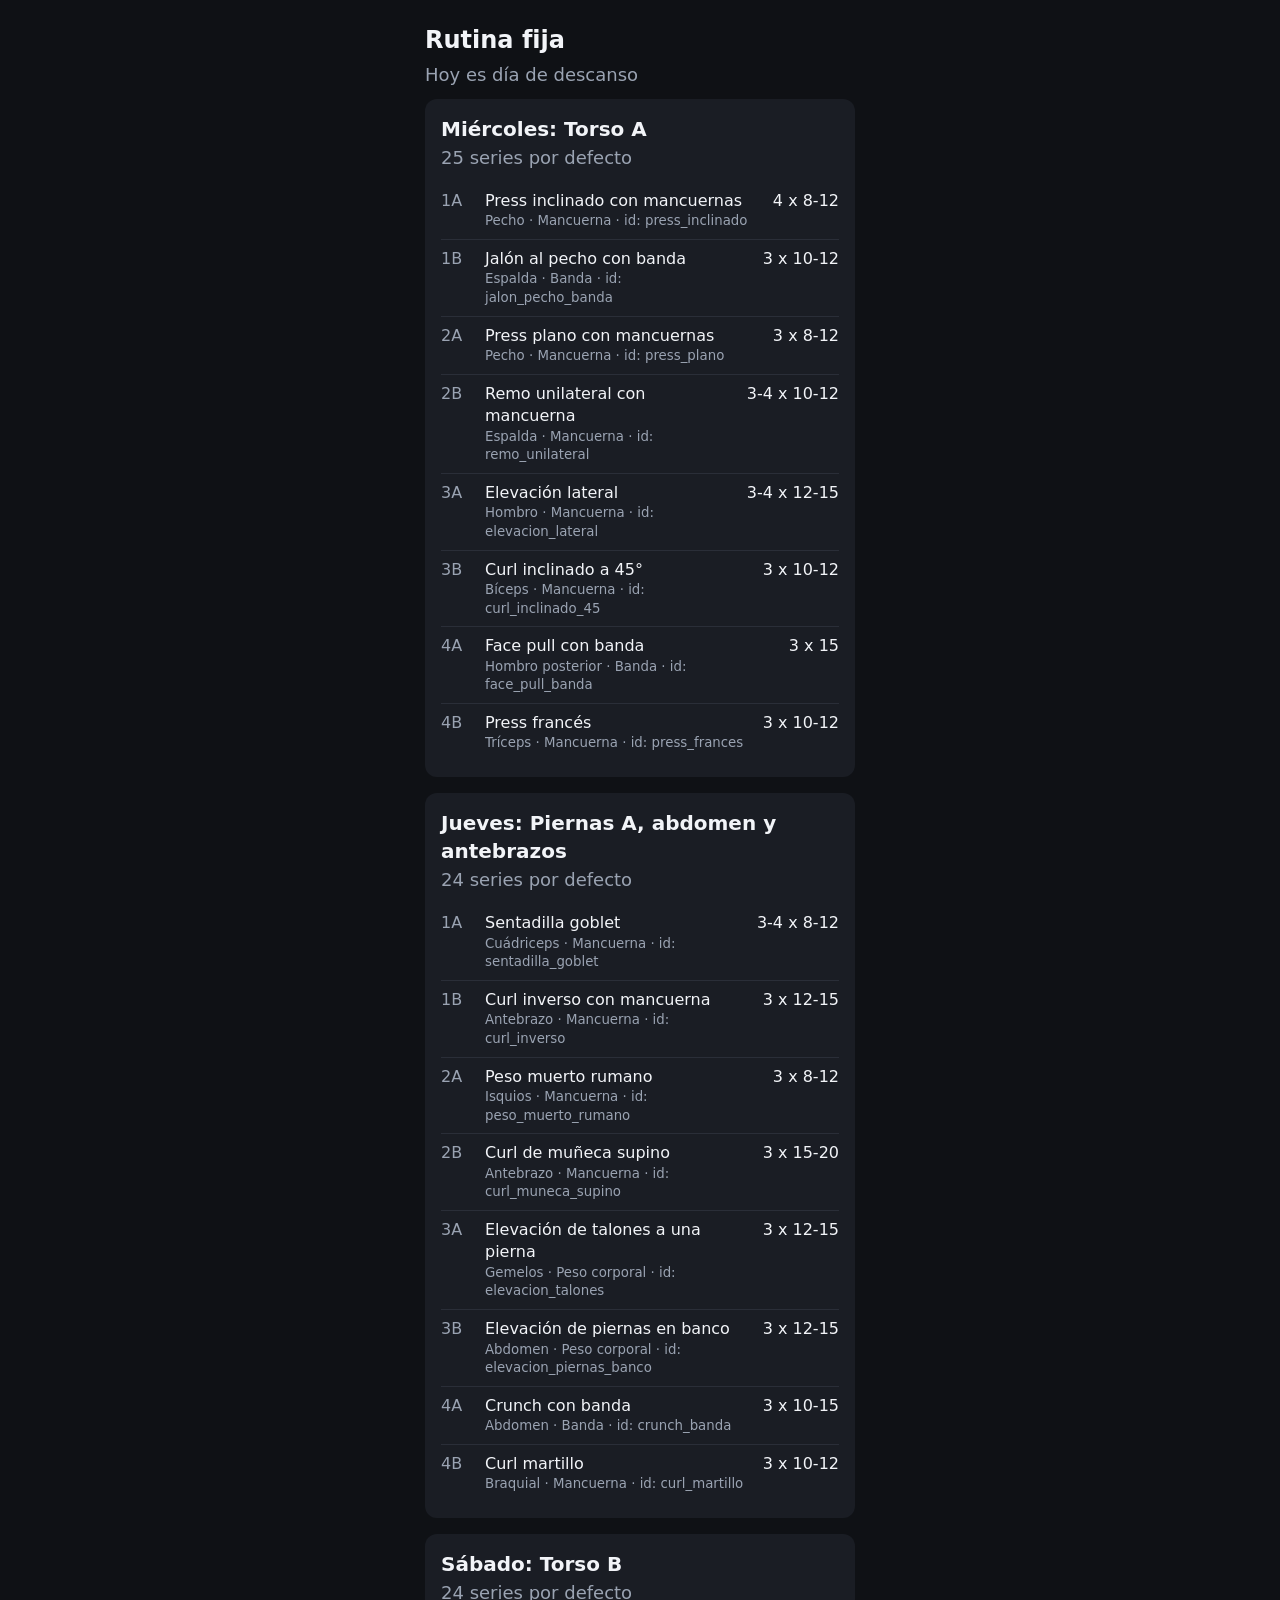
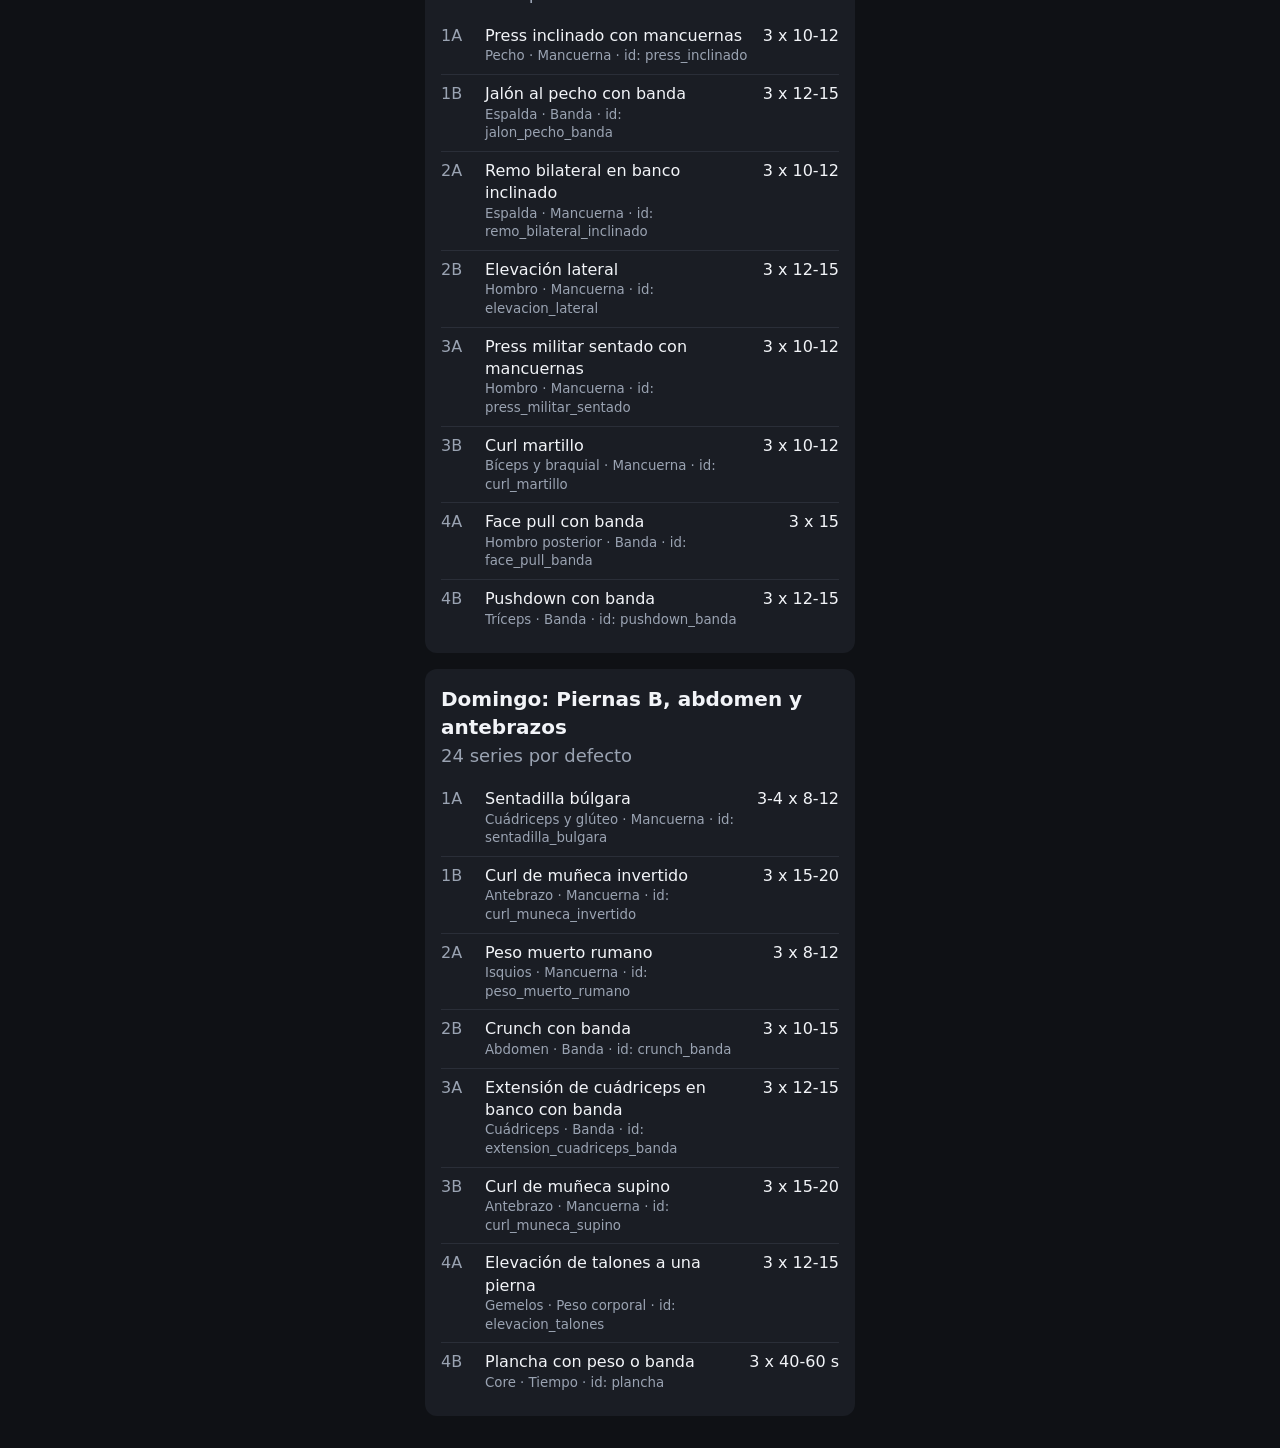
<file: prueba-rutina.html>
<!doctype html>
<html lang="es-MX">
<head>
  <meta charset="utf-8">
  <meta name="viewport" content="width=device-width, initial-scale=1">
  <title>Prueba de rutina</title>
  <style>
    :root {
      --fondo: #0F1115; --tarjeta: #1A1D24; --texto: #F2F4F8; --texto2: #9AA3B2;
      --azul: #3B82F6; --verde: #22C55E; --rojo: #EF4444;
    }
    * { box-sizing: border-box; }
    body {
      margin: 0; padding: 16px; background: var(--fondo); color: var(--texto);
      font: 18px/1.4 system-ui, -apple-system, "Segoe UI", Roboto, sans-serif;
    }
    main { max-width: 430px; margin: 0 auto; }
    h1 { font-size: 24px; margin: 8px 0 4px; }
    h2 { font-size: 20px; margin: 0 0 2px; }
    p { margin: 0 0 12px; color: var(--texto2); }
    .tarjeta { background: var(--tarjeta); border-radius: 12px; padding: 16px; margin-bottom: 16px; }
    .hoy { outline: 2px solid var(--azul); }
    .fila { display: flex; gap: 10px; padding: 8px 0; border-bottom: 1px solid #2a2e38; font-size: 16px; }
    .fila:last-child { border-bottom: 0; }
    .rs { color: var(--texto2); min-width: 34px; }
    .info { flex: 1; }
    .info small { display: block; color: var(--texto2); }
    .sxr { white-space: nowrap; text-align: right; }
    .ok { color: var(--verde); } .error { color: var(--rojo); }
  </style>
</head>
<body>
<main>
  <h1>Rutina fija</h1>
  <p id="estado">Cargando…</p>
  <div id="dias"></div>
</main>

<script src="js/rutina.js"></script>
<script>
  const R = window.RUTINA;
  const estado = document.getElementById('estado');
  const contenedor = document.getElementById('dias');
  const CARGA = { mancuerna: 'Mancuerna', banda: 'Banda', corporal: 'Peso corporal', tiempo: 'Tiempo' };

  function el(tag, clase, texto) {
    const n = document.createElement(tag);
    if (clase) n.className = clase;
    if (texto !== undefined) n.textContent = texto;
    return n;
  }

  if (!R) {
    estado.textContent = '✘ No cargó js/rutina.js';
    estado.className = 'error';
  } else {
    const hoy = R.diaDeHoy();
    estado.textContent = hoy
      ? 'Hoy toca: ' + R.DIAS[hoy].nombre + ' (marcado en azul)'
      : 'Hoy es día de descanso';

    for (const diaId of R.ORDEN_DIAS) {
      const dia = R.DIAS[diaId];
      const tarjeta = el('div', 'tarjeta' + (diaId === hoy ? ' hoy' : ''));
      tarjeta.appendChild(el('h2', '', dia.nombre + ': ' + dia.titulo));
      tarjeta.appendChild(el('p', '', R.seriesDelDia(diaId) + ' series por defecto'));

      for (const e of R.ejerciciosDeDia(diaId)) {
        const fila = el('div', 'fila');
        fila.appendChild(el('span', 'rs', e.ronda + e.slot));
        const info = el('div', 'info', e.nombre);
        info.appendChild(el('small', '', e.musculo + ' · ' + CARGA[e.carga] + ' · id: ' + e.id));
        fila.appendChild(info);
        const series = e.seriesMax > e.series ? e.series + '-' + e.seriesMax : e.series;
        const rango = e.min === e.max ? e.min : e.min + '-' + e.max;
        fila.appendChild(el('span', 'sxr', series + ' x ' + rango + (e.unidad === 's' ? ' s' : '')));
        tarjeta.appendChild(fila);
      }
      contenedor.appendChild(tarjeta);
    }
  }
</script>
</body>
</html>
</file>
